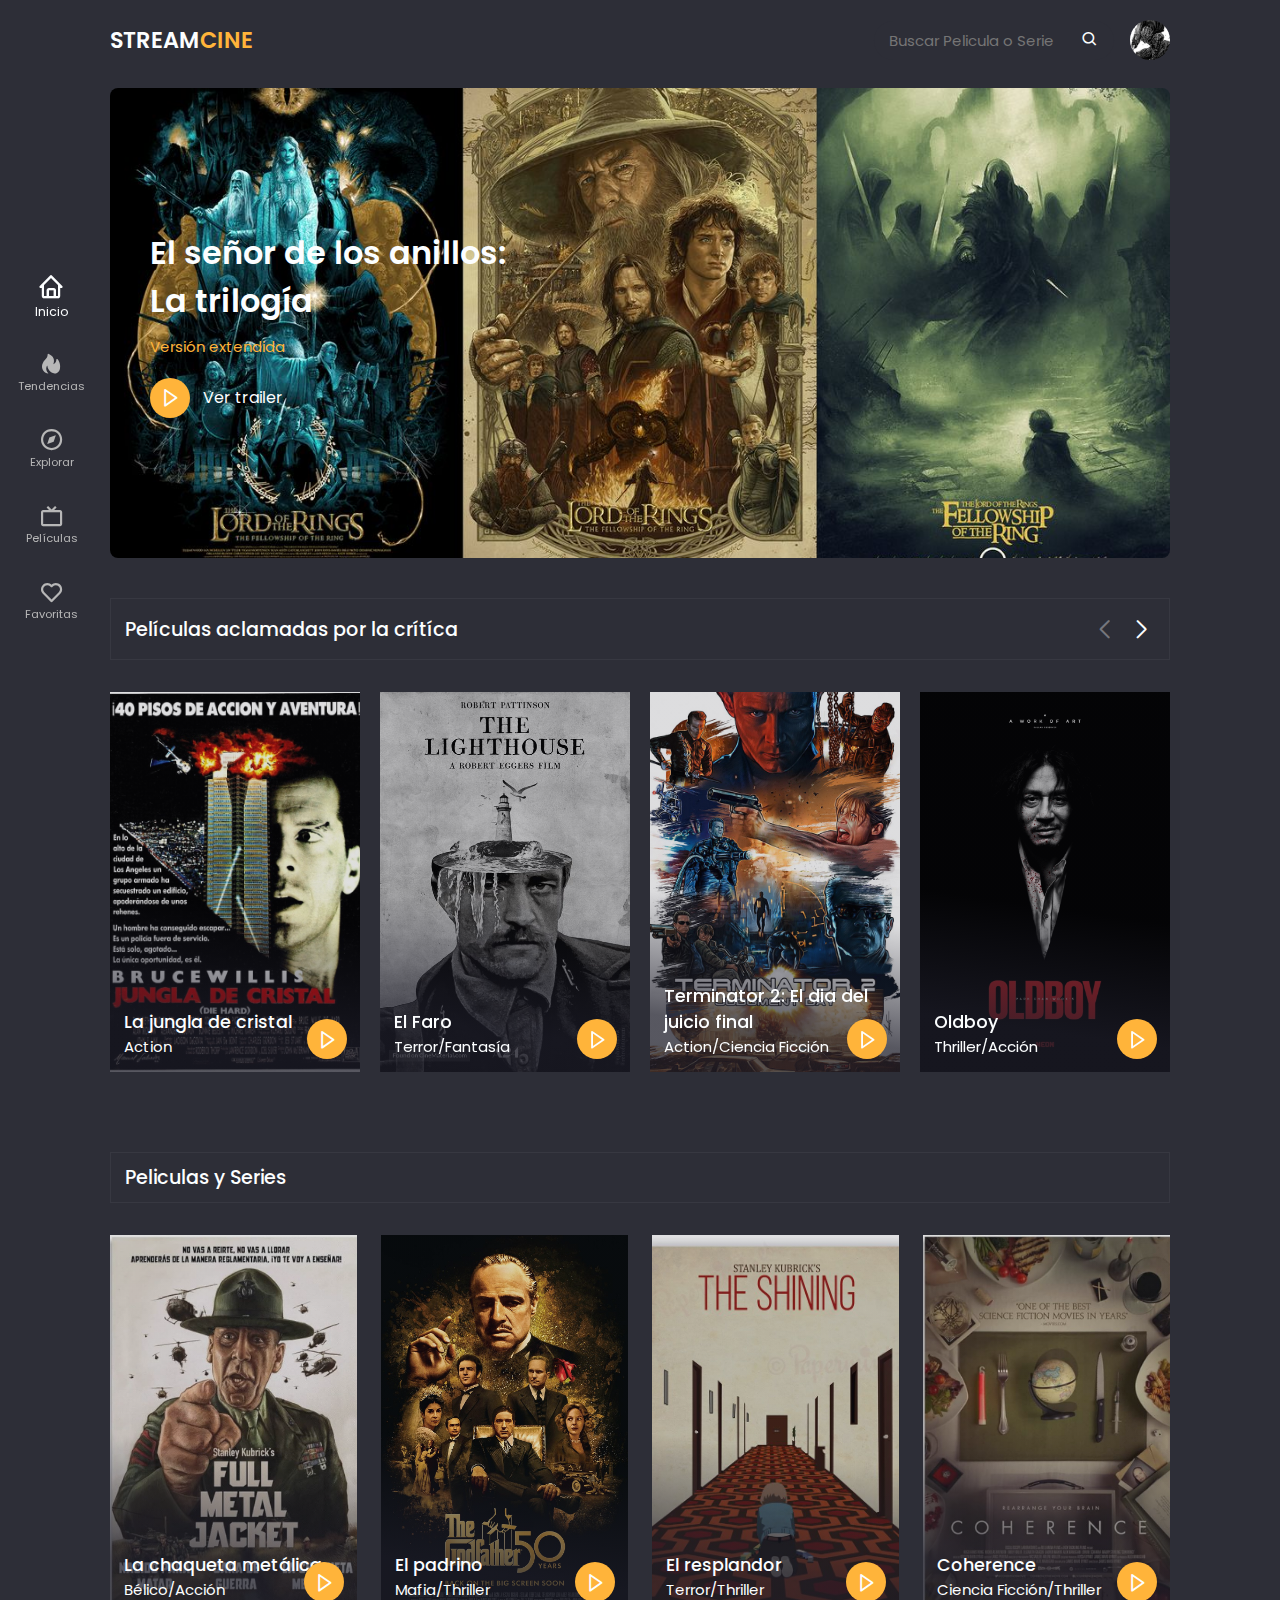
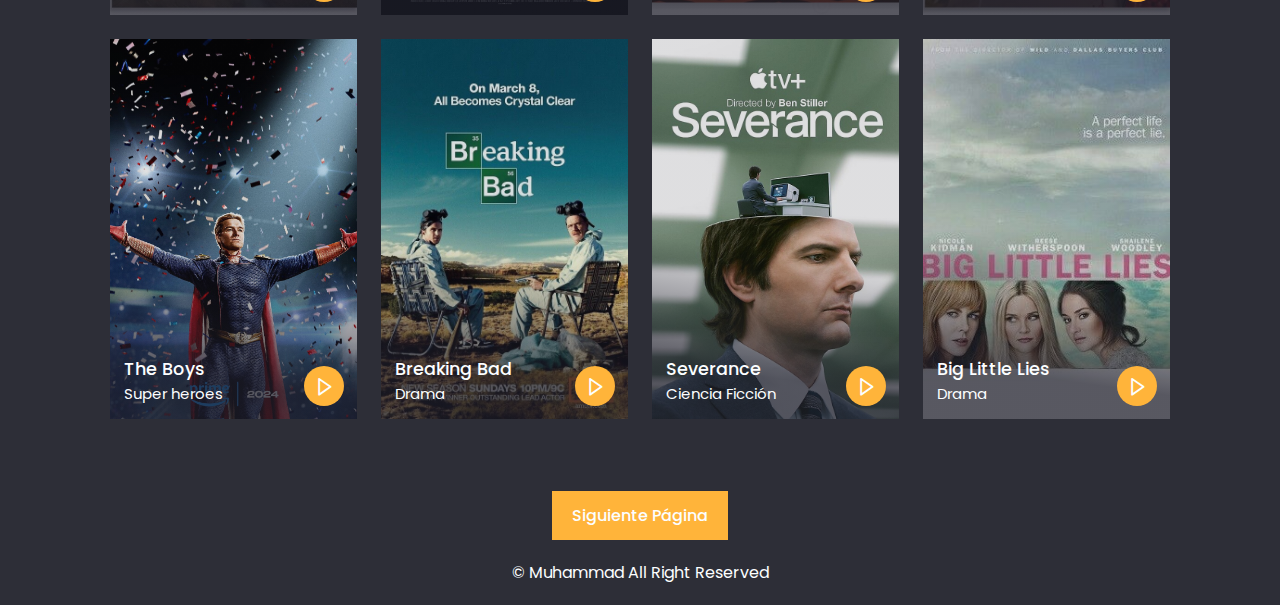
<file: Proyecto Final/index.html>
<!DOCTYPE html>
<html lang="en">

<head>
    <meta charset="UTF-8">
    <meta http-equiv="X-UA-Compatible" content="IE=edge">
    <meta name="viewport" content="width=device-width, initial-scale=1.0">
    <title>Peliculas Responsive</title>
    <link rel="stylesheet" href="css/styles.css">
    <!--Link Swiper Css-->
    <link rel="stylesheet" href="css/swiper-bundle.min.css">
    <link rel="shortcut icon" href="img/fav-icon.png" type="image/x-icon">
    <link href='https://unpkg.com/boxicons@2.1.1/css/boxicons.min.css' rel="stylesheet">
</head>

<body>
    <header>
        <div class="nav container">
            <a href="index.html" class="logo">
                Stream<span>Cine</span>
            </a>
            <div class="search-box">
                <input type="search" name="" id="search-input" placeholder="Buscar Pelicula o Serie">
                <i class='bx bx-search'></i>
            </div>
            <a href="#" class="user">
                <img src="img/user.jpg" alt="" class="user-img">
            </a>
            <div class="navbar">
                <a href="#home" class="nav-link nav-active">
                    <i class='bx bx-home'></i>
                    <span class="nav-link-title">Inicio</span>
                </a>
                <a href="#popular" class="nav-link">
                    <i class='bx bxs-hot'></i>
                    <span class="nav-link-title">Tendencias</span>
                </a>
                <a href="#movies" class="nav-link">
                    <i class='bx bx-compass'></i>
                    <span class="nav-link-title">Explorar</span>
                </a>
                <a href="play-page.html" class="nav-link">
                    <i class='bx bx-tv'></i>
                    <span class="nav-link-title">Películas</span>
                </a>
                <a href="#home" class="nav-link">
                    <i class='bx bx-heart'></i>
                    <span class="nav-link-title">Favoritas</span>
                </a>
            </div>
        </div>
    </header>
    <!--Home-->

    <section class="home container" id="home">
        <img src="img/home-background.jpg" alt="" class="home-img">
        <div class="home-text">
            <h1 class="home-title">El señor de los anillos: <br>La trilogía</h1>
            <p>Versión extendida</p>
            <a href="#" class="watch-btn">
                <i class='bx bx-right-arrow'></i>
                <span>Ver trailer</span>
            </a>
        </div>
    </section>
    <section class="popular container" id="popular">
        <div class="heading">
            <h2 class="heading-title">Películas aclamadas por la crítíca</h2>
            <!--Swiper buttons-->
            <div class="swiper-btn">
                <div class="swiper-button-prev"></div>
                <div class="swiper-button-next"></div> 
            </div>
        
        </div>
        <div class="popular-content swiper">
            <div class="swiper-wrapper">
                <!--movies box 1-->
                <div class="swiper-slide">
                    <div class="movie-box">
                        <img src="img/popular-movie-1.jpg" alt="" class="movie-box-img">
                        <div class="box-text">
                            <h2 class="movie-title">La jungla de cristal</h2>
                            <span class="movie-type">Action</span>
                            <a href="#" class="watch-btn play-btn">
                                <i class='bx bx-right-arrow'></i>
                            </a>
                        </div>
                    </div>
                </div>
                <!--movies box 2-->
                <div class="swiper-slide">
                    <div class="movie-box">
                        <img src="img/popular-movie-2.jpg" alt="" class="movie-box-img">
                        <div class="box-text">
                            <h2 class="movie-title">El Faro</h2>
                            <span class="movie-type">Terror/Fantasía</span>
                            <a href="#" class="watch-btn play-btn">
                                <i class='bx bx-right-arrow'></i>
                            </a>
                        </div>
                    </div>
                </div>
                <!--movies box 3-->
                <div class="swiper-slide">
                    <div class="movie-box">
                        <img src="img/popular-movie-3.jpg" alt="" class="movie-box-img">
                        <div class="box-text">
                            <h2 class="movie-title">Terminator 2: El dia del juicio final</h2>
                            <span class="movie-type">Action/Ciencia Ficción</span>
                            <a href="#" class="watch-btn play-btn">
                                <i class='bx bx-right-arrow'></i>
                            </a>
                        </div>
                    </div>
                </div> 
                <!--movies box 4-->
                <div class="swiper-slide">
                    <div class="movie-box">
                        <img src="img/popular-movie-4.jpg" alt="" class="movie-box-img">
                        <div class="box-text">
                            <h2 class="movie-title">Oldboy</h2>
                            <span class="movie-type">Thriller/Acción</span>
                            <a href="#" class="watch-btn play-btn">
                                <i class='bx bx-right-arrow'></i>
                            </a>
                        </div>
                    </div>
                </div> 
                <!--movies box 5-->
                <div class="swiper-slide">
                    <div class="movie-box">
                        <img src="img/popular-movie-5.jpg" alt="" class="movie-box-img">
                        <div class="box-text">
                            <h2 class="movie-title">Seven</h2>
                            <span class="movie-type">Thriller/Crimen</span>
                            <a href="#" class="watch-btn play-btn">
                                <i class='bx bx-right-arrow'></i>
                            </a>
                        </div>
                    </div>
                </div>
                 <!--movies box 6-->
                 <div class="swiper-slide">
                    <div class="movie-box">
                        <img src="img/popular-movie-6.jpg" alt="" class="movie-box-img">
                        <div class="box-text">
                            <h2 class="movie-title">Prisioneros</h2>
                            <span class="movie-type">Thriller/Crimen</span>
                            <a href="#" class="watch-btn play-btn">
                                <i class='bx bx-right-arrow'></i>
                            </a>
                        </div>
                    </div>
                </div>
                 <!--movies box 7-->
                 <div class="swiper-slide">
                    <div class="movie-box">
                        <img src="img/popular-movie-7.jpg" alt="" class="movie-box-img">
                        <div class="box-text">
                            <h2 class="movie-title">I saw the devil</h2>
                            <span class="movie-type">Thriller/Crimen</span>
                            <a href="#" class="watch-btn play-btn">
                                <i class='bx bx-right-arrow'></i>
                            </a>
                        </div>
                    </div>
                </div>
                 <!--movies box 8-->
                 <div class="swiper-slide">
                    <div class="movie-box">
                        <img src="img/popular-movie-8.jpg" alt="" class="movie-box-img">
                        <div class="box-text">
                            <h2 class="movie-title">La cosa</h2>
                            <span class="movie-type">Terror/Ciencia Ficción</span>
                            <a href="#" class="watch-btn play-btn">
                                <i class='bx bx-right-arrow'></i>
                            </a>
                        </div>
                    </div>
                </div>
            </div>
           
    </section>
    <section class="movies container" id="movies">
        <div class="heading">
            <h2 class="heading-title">Peliculas y Series</h2>
        </div>
        <div class="movies-content">
            <!--Movies Box 1-->
          <div class="movie-box">
            <img src="img/movie-1.jpg" alt="" class="movie-box-img">
            <div class="box-text">
                <h2 class="movie-title">La chaqueta metálica</h2>
                <span class="movie-type">Bélico/Acción</span>
                <a href="play-page.html" class="watch-btn play-btn">
                    <i class='bx bx-right-arrow'></i>
                </a>
            </div>
          </div>
            <!--Movies Box 2-->
            <div class="movie-box">
                <img src="img/movie-2.jpg" alt="" class="movie-box-img">
                <div class="box-text">
                    <h2 class="movie-title">El padrino</h2>
                    <span class="movie-type">Mafia/Thriller</span>
                    <a href="#" class="watch-btn play-btn">
                        <i class='bx bx-right-arrow'></i>
                    </a>
                </div>
              </div>
                <!--Movies Box 3-->
          <div class="movie-box">
            <img src="img/movie-3.jpg" alt="" class="movie-box-img">
            <div class="box-text">
                <h2 class="movie-title">El resplandor</h2>
                <span class="movie-type">Terror/Thriller</span>
                <a href="#" class="watch-btn play-btn">
                    <i class='bx bx-right-arrow'></i>
                </a>
            </div>
          </div> 
            <!--Movies Box 4-->
            <div class="movie-box">
                <img src="img/movie-4.jpg" alt="" class="movie-box-img">
                <div class="box-text">
                    <h2 class="movie-title">Coherence</h2>
                    <span class="movie-type">Ciencia Ficción/Thriller</span>
                    <a href="#" class="watch-btn play-btn">
                        <i class='bx bx-right-arrow'></i>
                    </a>
                </div>
              </div>
               <!--Movies Box 5-->
            <div class="movie-box">
                <img src="img/movie-5.jpg" alt="" class="movie-box-img">
                <div class="box-text">
                    <h2 class="movie-title">The Boys</h2>
                    <span class="movie-type">Super heroes</span>
                    <a href="#" class="watch-btn play-btn">
                        <i class='bx bx-right-arrow'></i>
                    </a>
                </div>
              </div>   <!--Movies Box 6-->
              <div class="movie-box">
                  <img src="img/movie-6.jpg" alt="" class="movie-box-img">
                  <div class="box-text">
                      <h2 class="movie-title">Breaking Bad</h2>
                      <span class="movie-type">Drama</span>
                      <a href="#" class="watch-btn play-btn">
                          <i class='bx bx-right-arrow'></i>
                      </a>
                  </div>
                </div>   <!--Movies Box 7-->
                <div class="movie-box">
                    <img src="img/movie-7.jpg" alt="" class="movie-box-img">
                    <div class="box-text">
                        <h2 class="movie-title">Severance</h2>
                        <span class="movie-type">Ciencia Ficción</span>
                        <a href="#" class="watch-btn play-btn">
                            <i class='bx bx-right-arrow'></i>
                        </a>
                    </div>
                  </div>   <!--Movies Box 8-->
                  <div class="movie-box">
                      <img src="img/movie-8.jpg" alt="" class="movie-box-img">
                      <div class="box-text">
                          <h2 class="movie-title">Big Little Lies</h2>
                          <span class="movie-type">Drama</span>
                          <a href="#" class="watch-btn play-btn">
                              <i class='bx bx-right-arrow'></i>
                          </a>
                      </div>
                    </div>      
        </div>
        
    </section>
    <!--Movies Section End-->
    <!--Next page -->
    <div class="next-page">
        <a href="#" class="next-btn">Siguiente Página</a>
    </div>
    <!--Copyright-->
    <div class="copyright">
        <p>&#169; Muhammad All Right Reserved</p>
    </div>
    <!--Link Swiper JS-->
    <script src="js/swiper-bundle.min.js"></script>
    <!--Link to Js-->
    <script src="js/main.js"></script>
</body>
</html>
</file>
<file: Proyecto Final/css/styles.css>
@import url('https://fonts.googleapis.com/css2?family=Poppins:ital,wght@1,500&display=swap');
*{
    font-family: 'Poppins', sans-serif;
    margin: 0;
    padding: 0;
    scroll-behavior: smooth;
    box-sizing: border-box;
    scroll-padding-top: 2rem;
}
:root{
    --main-color: #ffb43a;
    --hover-color: hsl(37, 94%, 57%);
    --body-color: #2d2e37;
    --container-color: #2d2e37;
    --text-color: #fcfeff;
}
/* Custom Scroll Bar */
html::-webkit-scrollbar{
    width: 0.5rem;
    background: transparent;
}
html::-webkit-scrollbar-thumb{
    background: var(--main-color);
}
/*Selection Color */
::selection{
    background: var(--main-color);
    color: var(--text-color);
}
a{
    text-decoration: none;
}
li{
    list-style: none;
}
section{
    padding: 3rem 0 2rem;
}
img{
    width: 100%;
}
.bx{
    cursor: pointer;
}
body{
    background: var(--body-color);
    color: var(--text-color);
}
.container{
    max-width: 1060px;
    margin: auto;
    width: 100%;
}
header{
    position: fixed;
    top: 0;
    left: 0;
    width: 100%;
    background: var(--body-color);
    z-index: 100;
}
.nav{
    display: flex;
    align-items: center;
    justify-content: center;
    padding: 20px 0;
}
.logo{
    font-size: 1.4rem;
    color: var(--text-color);
    font-weight: 600;
    text-transform: uppercase;
    margin: 0 auto 0 0;
}
.logo span{
    color: var(--main-color);
}
.search-box{
    max-width: 240px;
    width: 100%;
    display: flex;
    align-items: center;
    column-gap: 0.7rem;
    padding: 8px 15px;
    background: var(--container-color);
    border-radius: 4rem;
    margin-right: 1rem;
}
.search-box .bx{
    font-size: 1.1rem;
}
.search-box .bx:hover{
    color: var(--main-color);
}
#search-input{
    width: 100%;
    border: none;
    outline: none;
    color: var(--text-color);
    background: transparent;
    font-size: 0.938rem;
}
.user{
    display: flex;
}
.user-img{
    width: 40px;
    height: 40px;
    border-radius: 50%;
    object-fit: cover;
    object-position: center;
}
.navbar{
    position: fixed;
    top: 50%;
    transform: translateY(-50%);
    left: 18px;
    display: flex;
    flex-direction: column;
    row-gap: 2.1rem;
}
.nav-link{
    display: flex;
    flex-direction: column;
    align-items: center;
    color: #b7b7b7;
}
.nav-link:hover,
.nav-active{
    color: var(--text-color);
    transition: 0.3s all linear;
    transform: scale(1.1);
}
.nav-link .bx{
    font-size: 1.6rem;
}
.nav-link-title {
    font-size: 0.7rem;
}
.home{
    position: relative;
    min-height: 470px;
    display: flex;
    align-items: center;
    margin-top: 5rem !important;
    border-radius: 0.5rem;
}
.home img{
    position: absolute;
    width: 100%;
    height: 100%;
    z-index: -1;
    object-fit: cover;
    border-radius: 0.5rem;
}
.home-text{
    padding-left: 40px;
}
.home-title{
    font-size: 2rem;
    font-weight: 600;
}
.home-text p{
    font-size: 0.938rem;
    margin: 10px 0 20px;
    color: var(--main-color);
}
.watch-btn{
    display: flex;
    align-items: center;
    column-gap: 0.8rem;
    color: var(--text-color);
}
.watch-btn .bx{
    font-size: 21px;
    background: var(--main-color);
    width: 40px;
    height: 40px;
    border-radius: 50%;
    display: flex;
    align-items: center;
    justify-content: center;
}
.watch-btn .bx:hover{
    background: var(--hover-color);
}
.watch-btn span{
    font-size: 1rem;
    font-weight: 400;
}
.heading{
    display:flex;
    align-items: center;
    justify-content: space-between;
    background: var(--container-color);
    padding: 8px 14px;
    border: 1px solid hsl(200 100% 99% / 5%);
    margin-bottom: 2rem;
}
.heading-title{
    font-size: 1.2rem;
    font-weight: 500;
}
/*Movie Box*/
.movie-box{
    position: relative;
    width: 100%;
    height: 380px;
    overflow: hidden;
}
.movie-box-img{
    width: 100%;
    height: 100%;
    object-fit: cover;
}
.movie-box .box-text{
    position: absolute;
    bottom: 0;
    left: 0;
    width: 100%;
    height: 100%;
    display: flex;
    flex-direction: column;
    justify-content: flex-end;
    padding: 14px;
    background: linear-gradient(8deg,
     hsl(240 17% 14% / 74%)14%,
     hsl(240 17% 14% / 14%)44%
     );
     overflow: hidden;
}
.movie-title{
    font-size: 1.1rem;
    font-weight: 500;
}
.movie-type {
    font-size: 0.938rem;
}
.play-btn{
    position: absolute;
    bottom: 0.8rem;
    right: 0.8rem;
}
/*Swiper Btns*/
.swiper-btn{
    display: flex;
}
.swiper-button-next, .swiper-button-prev{
    position: static !important;
    margin:0 0 0 10px !important;
}
.swiper-button-next::after, 
.swiper-button-prev::after{
    color: var(--text-color);
    font-size: 18px !important;
    font-weight: 700;
}
/*Movies*/
.movies .heading{
    padding: 10px 14px;
}
.movies-content{
    display: grid;
    grid-template-columns: repeat(auto-fit,minmax(247px,1fr));
    gap: 1.5rem;
}
.movies-content .movie-box:hover .movie-box-img{
    transform: scale(1.1);
    transition: 0.5s;
}
.next-page{
    display: flex;
    align-items: center;
    justify-content: center;
    margin-top: 2.5rem;
}
.next-btn{
    background: var(--main-color);
    padding: 12px 20px;
    color:var(--text-color);
    font-weight: 500;
}
.next-btn:hover{
    background: var(--hover-color);
    transition: 0.3s all linear;
}
/*Copyright*/
.copyright{
    text-align: center;
    padding: 20px;
}
/*Play Container*/
.play-container{
    position: relative;
    min-height: 540px;
    margin-top: 5rem !important;
}
.play-img{
    position: absolute;
    width: 100%;
    height: 100%;
    object-fit: cover;
    object-position: center;
    z-index: -1;
}
.play-text{
    position: absolute;
    bottom: 0;
    left: 0;
    width: 100%;
    height: 100%;
    display: flex;
    flex-direction: column;
    justify-content: flex-end;
    padding: 40px;
    background: linear-gradient(8deg,
    hsl(240 17% 14% / 74%)14%,
    hsl(240 17% 14% / 14%)44%
    );
}
.play-text h2{
    font-size: 1.5rem;
    font-weight: 600;
}
.rating{
    display: flex;
    align-items: center;
    column-gap: 2px;
    font-size: 1.1rem;
    color: var(--main-color);
    margin-top: 4px;
}
.tags{
    display: flex;
    text-align: center;
    column-gap: 8px;
    margin: 1rem 0;
}
.tags span{
    background: var(--container-color);
    padding: 0 4px;
}
.play-movie{
    position: absolute;
    bottom: 18rem;
    right: 10rem;
    display: flex !important;
    align-items: center;
    justify-content: center;
    width: 45px;
    height: 45px;
    border-radius: 50%;
    background: var(--main-color);
    font-size: 24px;
    animation: animate 2s linear infinite;
}
@keyframes animate{
    0%{
        box-shadow: 0 0 0 rgb(255, 180, 58, 0.7);
    }
    40%{
        box-shadow: 0 0 0 50px rgb(255, 193, 7, 0);
    }
    80%{
        box-shadow: 0 0 0 50px rgb(255, 193, 7, 0);
    }
    100%{
        box-shadow: 0 0 0 rgb(255, 193, 7, 0);
    }
}
/* Video Container*/
.video-container{
    position: fixed;
    top: 0;
    left: 0;
    display: none;
    align-items: center;
    justify-content: center;
    width: 100%;
    height: 100vh;
    background: hsl(234 10% 20% / 60%);
    z-index: 400;
}
.video-container.show-video{
    display: flex;
}
.video-box{
    position: relative;
    width: 82%;
}
.video-box #myvideo{
    width: 100%;
    padding: 56.25;
}
.close-video{
    position: absolute;
    top: 0rem;
    right: 0;
    font-size: 40px;
    color: var(--main-color);
}
/* About Movie*/
.about-movie{
    margin-top: 2rem !important;
}
.about-movie h2{
    font-size: 1.4rem;
    font-family: 600;
    color: var(--main-color);
}
.about-movie p{
    max-width: 600px;
    font-size: 0.938rem;
    margin: 10px 0;
}
/*Cast*/
.cast-heading{
    font-size: 1.2rem;
    font-weight: 600;
    margin-bottom: 1rem;
    color: var(--main-color);
}
.cast{
    display: grid;
    grid-template-columns: repeat(auto-fit, minmax(150px, 150px));
    gap: 1rem;
}
.cast-img{
    width: 150px;
    height: 180px;
    object-fit: cover;
    object-position: center;
}
/*DownLoad*/
.download{
    max-width: 800px;
    width: 1005;
    margin: auto;
    display: grid;
    justify-content: center;
    margin-top: 2rem;
}
.download-title{
    text-align: center;
    font-size: 1.4rem;
    font-weight: 500;
    margin: 1.6rem 0;
    color: var(--main-color);
}
.download-links{
    display: grid;
    grid-template-columns: repeat(3, 1fr);
    gap: 10px;
    margin-bottom: 2rem;
}
.download-links a{
    text-align: center;
    background: var(--main-color);
    padding: 12px 24px;
    color: var(--body-color);
    letter-spacing: 1px;
    font-weight: 500;
}
.download-links a:hover{
    background: var(--hover-color);;
}
/*Responsive*/
@media (max-width:1170px){
    .navbar{
        bottom: 0;
        left: 0;
        right: 0;
        top: auto;
        transform: translateY(0);
        flex-direction: row;
        justify-content: space-evenly;
        row-gap: 1px;
        padding: 10px;
        border-top: 1px solid hsl(200 100% 99% / 5%);
        background: linear-gradient(8deg,
        hsl(240 17% 14% / 100%) 5%,
        hsl(240 17% 14% /90%)100%
        );
    }
    .nav-link .bx{
        font-size: 1.5rem;
    }
    .copyright{
        margin-bottom: 4rem;
    }
}
@media (max-width:1060px){
    .container{
        margin: 0 auto;
        width: 95%;
    }
}
@media (max-width:991px){
    .movie-box{
        height: 340px;
    }
    .movies-content{
        grid-template-columns: repeat(auto-fit, minmax(214px, 1fr));
    }
}
@media (max-width:888px){
    .nav{
        padding: 14px 0;
    }
    .home{
        min-height: 440px;
        margin-top: 4rem !important;
    }
    .home-text{
        padding-left: 25px;
    }
    .home-title{
        font-size: 1.6rem;
    }
    .watch-btn span{
        font-size: 0.9rem;
    }
    .movie-title{
        font-size: 1rem;
        padding-right: 30px;
    }
    .play-container{
        min-height: 440px;
        margin-top: 4rem !important;
    }
    .play-movie{
    bottom: 14rem;
    right: 4rem;
    }
    .cast{
        justify-content: center;
    }
}
/* For Medium Devices Tablet ect*/
@media (max-width:768px){
    .nav{
        padding: 11px 0;
    }
    .logo{
        font-size: 1.2rem;
    }
    section{
        padding: 2rem 0;
    }
    .home-img{
        object-position: left;
    }
    .movie-type{
        font-size: 0.875rem;
    }
    .tags span,
    .about-movie p{
        font-size: 0.875rem;
    }
    p{
        font-size: 0.875rem;
    }
    .play-text h2,
    .about-movie h2{
        font-size: 1.3rem;
    }
    .play-movie{
        bottom: 10rem;
        right: 2rem;
    }
}
@media (max-width:514px){
    .home{
        min-height: 380px;
    }
    .heading{
        padding: 2px 14px;
    }
    .heading-title{
        font-size: 1rem;
    }
    .play-text{
        padding: 20px;
    }
    .play-movie{
        bottom: 4rem;
    }
    .video-box{
        width: 94%;
    }
    .cast-heading{
        font-size: 1.1rem;
    }
    .cast-title{
        font-size: 0.9rem;
    }
}
@media (max-width:408px){
    *{
        scroll-padding-top: 5rem;
    }
    .nav{
        display: grid;
        grid-template-columns: 1fr;
        grid-template-rows: 1fr 1fr;
        row-gap: 5px;
    }
    .search-box{
        max-width: 100%;
        width: 100%;
        border-radius: 4px;
        order: 3;
        grid-column-start: 1;
        grid-column-end: 3;
    }
    .home,
    .play-container{
        margin-top: 7rem !important;
    }
    .movie-box{
        height: 300px;
    }
    .movies-content{
        grid-template-columns: repeat(auto-fit, minmax(150px, 1fr));
        gap: 1rem;
    }
}
/* Para dispositivos pequeños*/
@media (max-width:370px){
    .home{
        min-height: 300px;
    }
    .movie-box{
        height: 285px;
    }
    .user-img,
    .watch-btn .bx{
        width: 35px;
        height: 35px;
    }
    .navbar{
        justify-content: space-around;
        padding: 8px 0;
    }
    .nav-link .bx{
        font-size: 1.4rem;
    }
    .about-movie p{
        text-align: justify;
    }
    .download-links{
        grid-template-columns: 1fr;
    }
}
</file>
